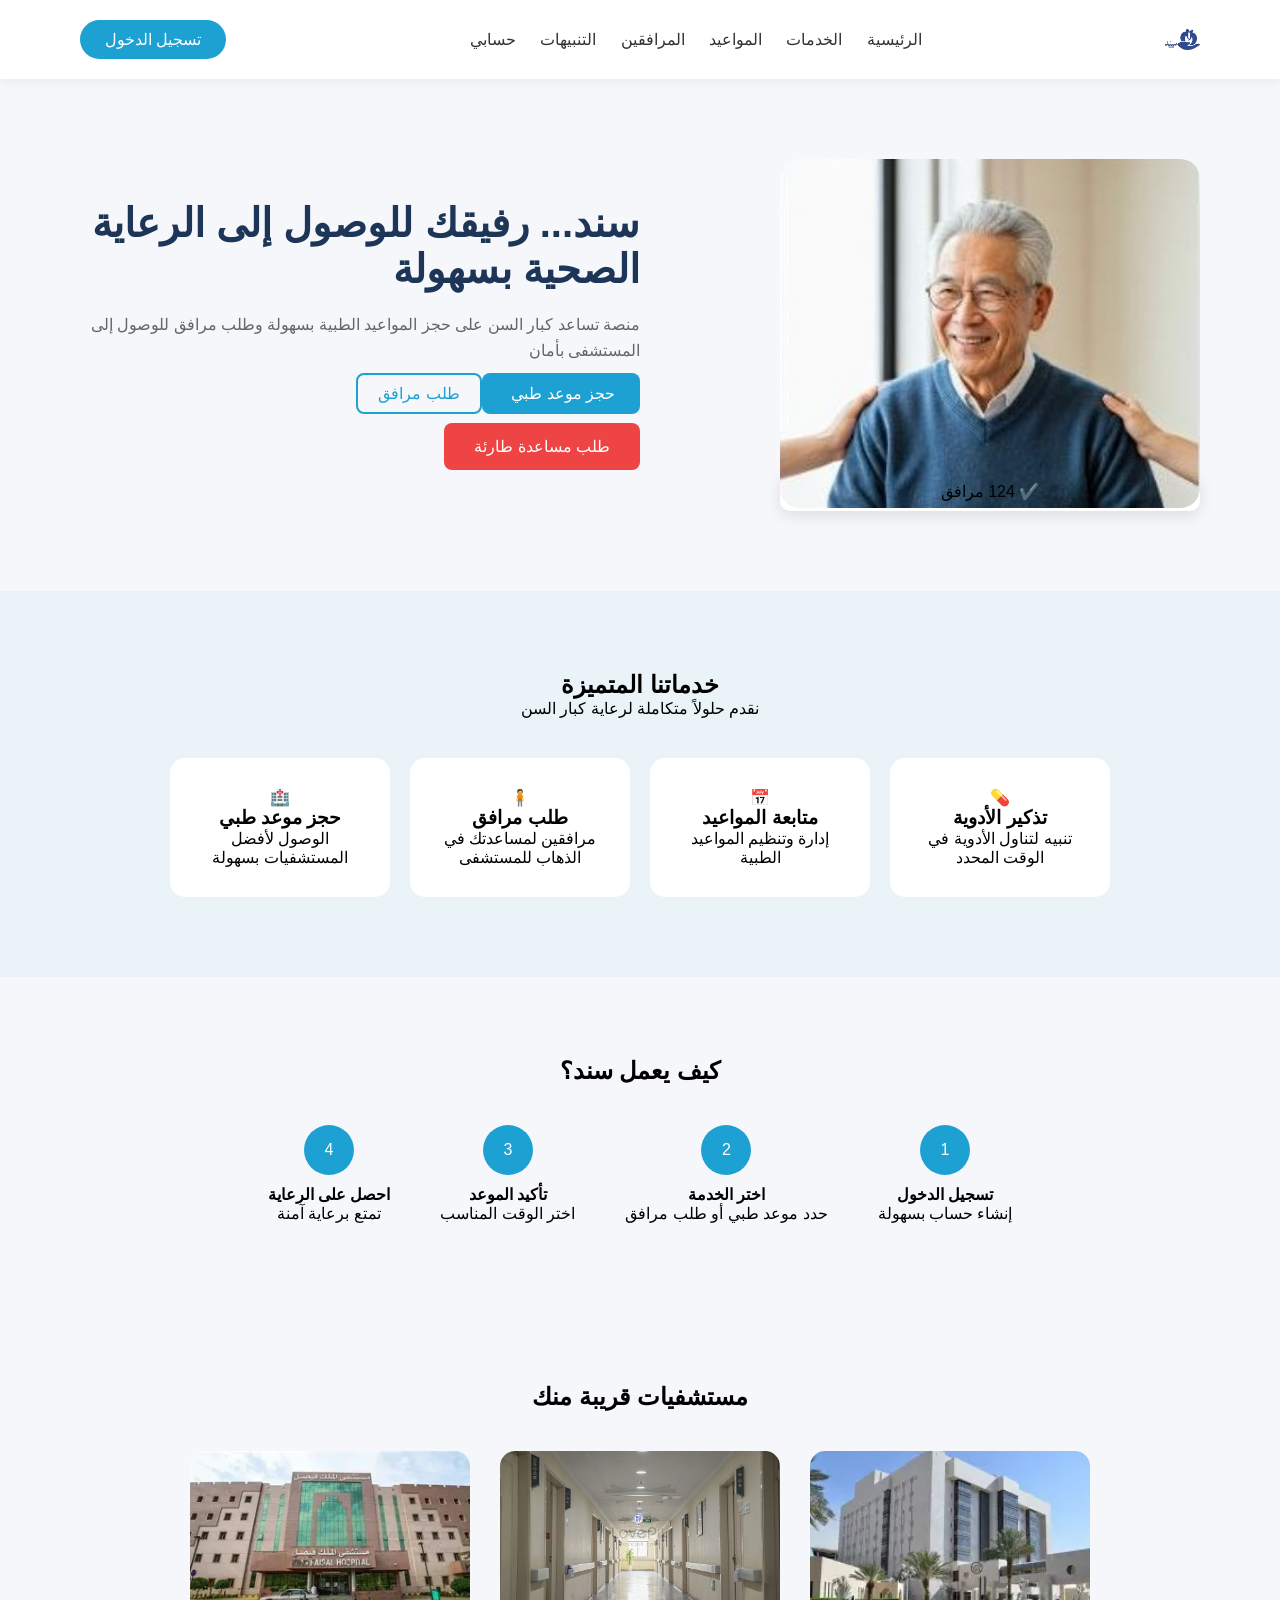
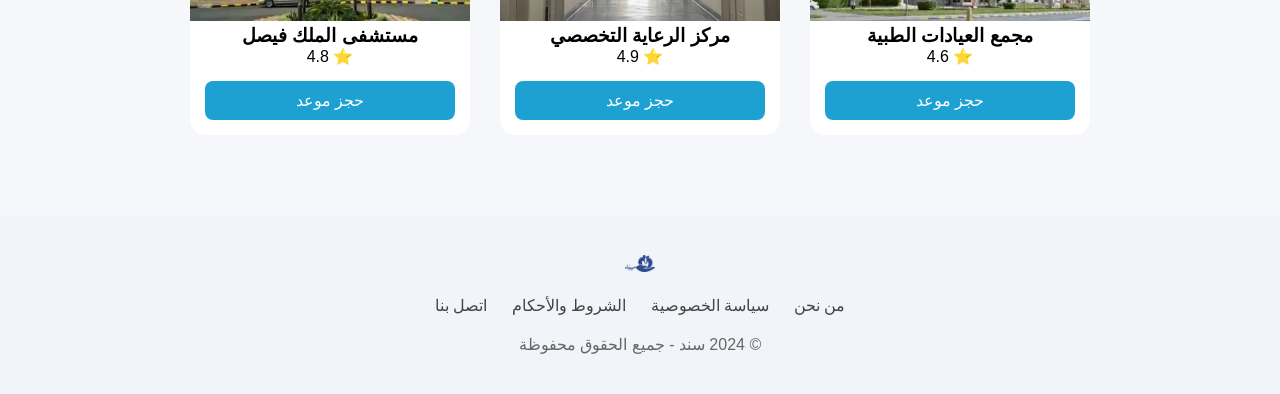
<file: index.html>
<!DOCTYPE html>
<html lang="ar">

<head>

<meta charset="UTF-8">
<meta name="viewport" content="width=device-width, initial-scale=1.0">

<title>منصة سند</title>

<link rel="stylesheet" href="css/style.css">

</head>

<body>


<header class="navbar">

<div class="logo">

<img src="images/logo.png">



</div>

<nav>

<a href="index.html">الرئيسية</a>
<a href="hospitals.html">الخدمات</a>
<a href="appointments.html">المواعيد</a>
<a href="companions.html">المرافقين</a>
<a href="notifications.html">التنبيهات</a>
<a href="profile.html">حسابي</a>

</nav>

<a href="login.html" class="login-btn">تسجيل الدخول</a>

</header>



<section class="hero">


<div class="hero-img">

<img src="images/hero.jpg">

<div class="stat">
✔️ 124 مرافق
</div>

</div>



<div class="hero-text">

<h1>

سند... رفيقك للوصول إلى  
الرعاية الصحية بسهولة

</h1>


<p>

منصة تساعد كبار السن على حجز المواعيد الطبية بسهولة  
وطلب مرافق للوصول إلى المستشفى بأمان

</p>


<div class="hero-buttons">

<a href="hospitals.html" class="primary">
حجز موعد طبي
</a>

<a href="companions.html" class="outline">
طلب مرافق
</a>

</div>


<a href="emergency.html" class="emergency">
طلب مساعدة طارئة
</a>


</div>

</section>



<section class="services">

<h2>خدماتنا المتميزة</h2>

<p class="subtitle">
نقدم حلولاً متكاملة لرعاية كبار السن
</p>


<div class="service-cards">


<div class="card">

<div class="icon">💊</div>

<h3>تذكير الأدوية</h3>

<p>تنبيه لتناول الأدوية في الوقت المحدد</p>

</div>



<div class="card">

<div class="icon">📅</div>

<h3>متابعة المواعيد</h3>

<p>إدارة وتنظيم المواعيد الطبية</p>

</div>



<div class="card">

<div class="icon">🧍</div>

<h3>طلب مرافق</h3>

<p>مرافقين لمساعدتك في الذهاب للمستشفى</p>

</div>



<div class="card">

<div class="icon">🏥</div>

<h3>حجز موعد طبي</h3>

<p>الوصول لأفضل المستشفيات بسهولة</p>

</div>


</div>

</section>



<section class="steps">

<h2>كيف يعمل سند؟</h2>


<div class="steps-container">


<div class="step">

<div class="circle">1</div>

<h4>تسجيل الدخول</h4>

<p>إنشاء حساب بسهولة</p>

</div>



<div class="step">

<div class="circle">2</div>

<h4>اختر الخدمة</h4>

<p>حدد موعد طبي أو طلب مرافق</p>

</div>



<div class="step">

<div class="circle">3</div>

<h4>تأكيد الموعد</h4>

<p>اختر الوقت المناسب</p>

</div>



<div class="step">

<div class="circle">4</div>

<h4>احصل على الرعاية</h4>

<p>تمتع برعاية آمنة</p>

</div>


</div>

</section>



<section class="hospitals">

<h2>مستشفيات قريبة منك</h2>


<div class="hospital-cards">


<div class="hospital">

<img src="images/3م.webp">

<h3>مجمع العيادات الطبية</h3>

<p>⭐️ 4.6</p>

<a href="booking.html" class="book-btn">حجز موعد</a>

</div>



<div class="hospital">

<img src="images/1م.jpg">

<h3>مركز الرعاية التخصصي</h3>

<p>⭐️ 4.9</p>

<a href="booking.html" class="book-btn">حجز موعد</a>

</div>



<div class="hospital">

<img src="images/2م.webp">

<h3>مستشفى الملك فيصل</h3>

<p>⭐️ 4.8</p>

<a href="booking.html" class="book-btn">حجز موعد</a>

</div>


</div>

</section>



<footer>

<div class="footer-logo">

<img src="images/logo.png">



</div>


<div class="footer-links">

<a href="#">من نحن</a>
<a href="#">سياسة الخصوصية</a>
<a href="#">الشروط والأحكام</a>
<a href="#">اتصل بنا</a>

</div>


<p class="copy">

© 2024 سند - جميع الحقوق محفوظة

</p>

</footer>


</body>

</html>
</file>
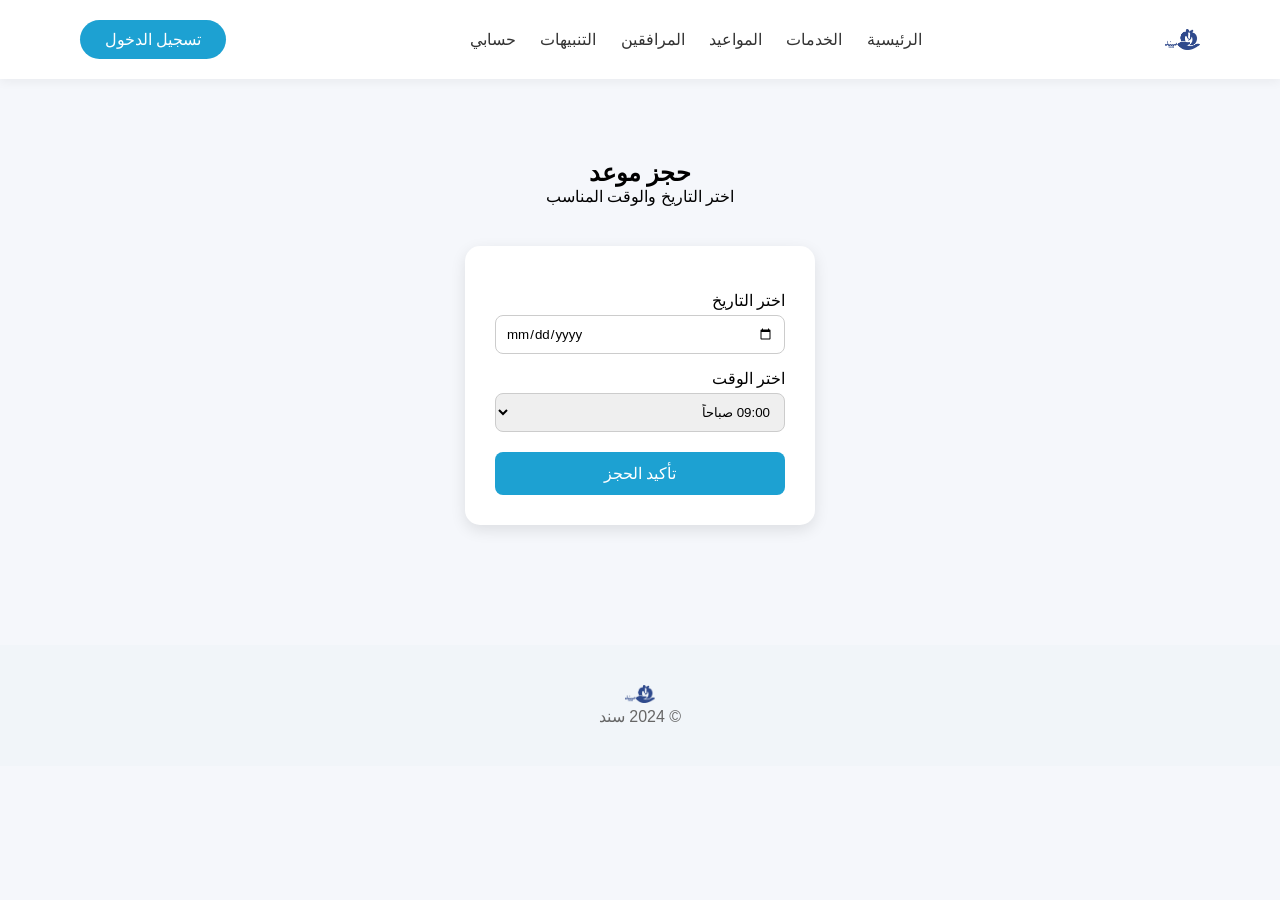
<file: booking.html>
<!DOCTYPE html>
<html lang="ar">

<head>

<meta charset="UTF-8">
<meta name="viewport" content="width=device-width, initial-scale=1.0">

<title>حجز موعد - سند</title>

<link rel="stylesheet" href="css/style.css">

</head>

<body>


<header class="navbar">

<div class="logo">
<img src="images/logo.png">

</div>

<nav>

<a href="index.html">الرئيسية</a>
<a href="hospitals.html">الخدمات</a>
<a href="appointments.html">المواعيد</a>
<a href="companions.html">المرافقين</a>
<a href="notifications.html">التنبيهات</a>
<a href="profile.html">حسابي</a>

</nav>

<a href="login.html" class="login-btn">تسجيل الدخول</a>

</header>



<section class="booking-page">

<h1>حجز موعد</h1>

<p>اختر التاريخ والوقت المناسب</p>



<div class="booking-box">

<form>


<label>اختر التاريخ</label>

<input type="date">



<label>اختر الوقت</label>

<select>

<option>09:00 صباحاً</option>
<option>10:00 صباحاً</option>
<option>11:00 صباحاً</option>
<option>01:00 مساءً</option>
<option>03:00 مساءً</option>

</select>



<a href="success.html" class="confirm-btn">

تأكيد الحجز

</a>


</form>

</div>

</section>



<footer>

<div class="footer-logo">

<img src="images/logo.png">



</div>

<p class="copy">

© 2024 سند

</p>

</footer>


</body>

</html>
</file>
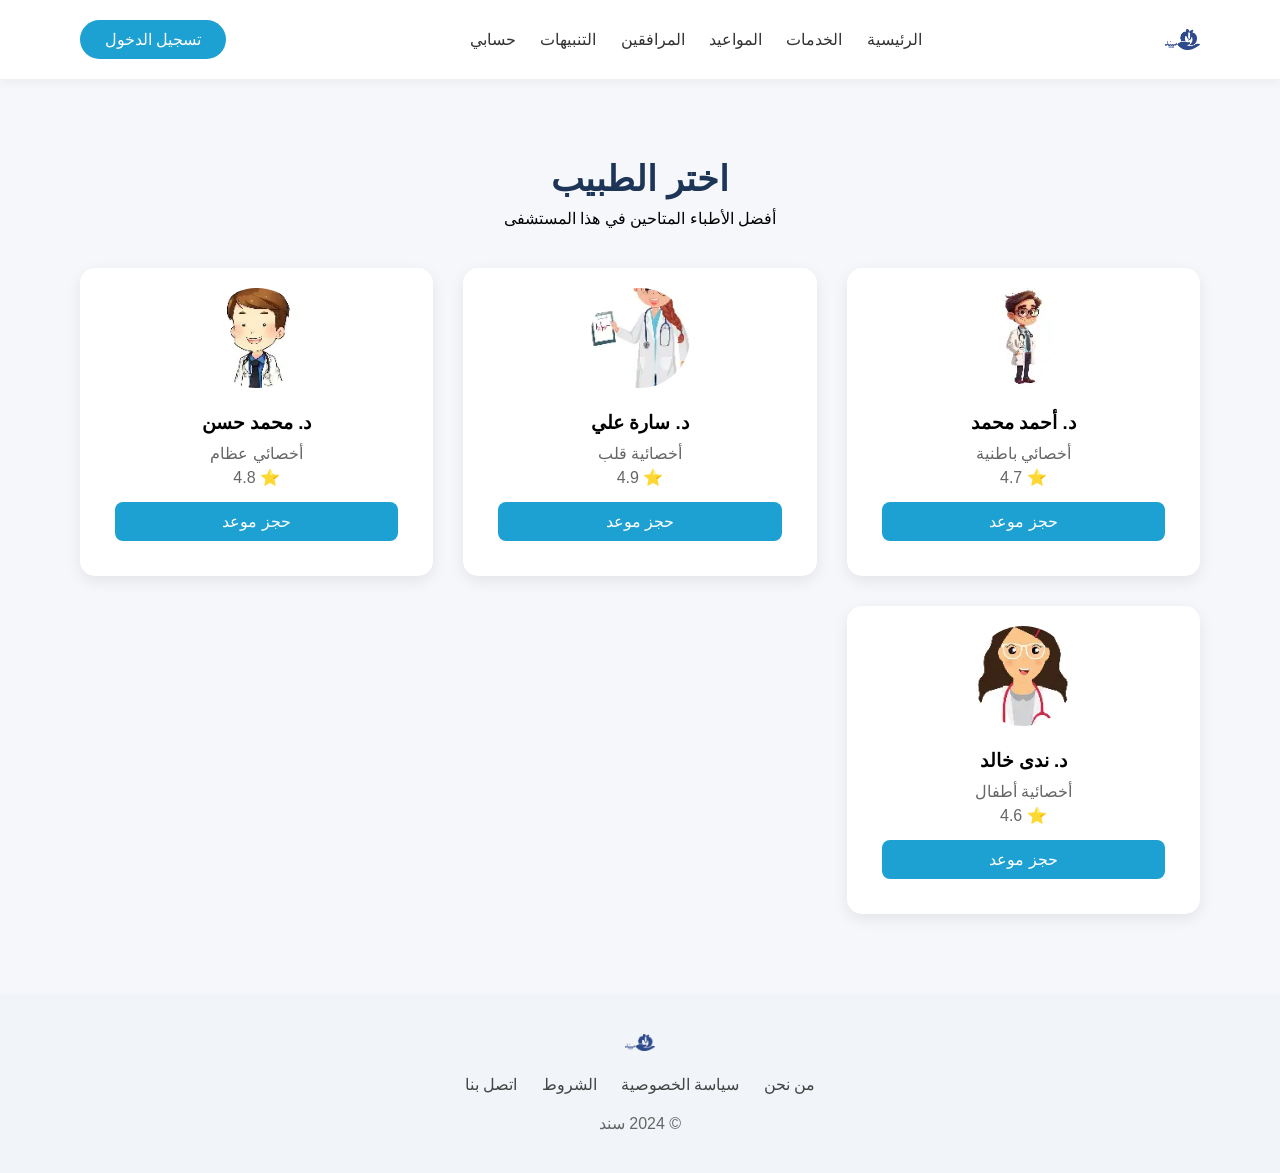
<file: doctors.html>
<!DOCTYPE html>
<html lang="ar">

<head>

<meta charset="UTF-8">
<meta name="viewport" content="width=device-width, initial-scale=1.0">

<title>الأطباء - سند</title>

<link rel="stylesheet" href="css/style.css">

</head>

<body>


<header class="navbar">

<div class="logo">
<img src="images/logo.png">

</div>

<nav>

<a href="index.html">الرئيسية</a>
<a href="hospitals.html">الخدمات</a>
<a href="appointments.html">المواعيد</a>
<a href="companions.html">المرافقين</a>
<a href="notifications.html">التنبيهات</a>
<a href="profile.html">حسابي</a>

</nav>

<a href="login.html" class="login-btn">تسجيل الدخول</a>

</header>



<section class="doctors-page">

<h1>اختر الطبيب</h1>

<p>أفضل الأطباء المتاحين في هذا المستشفى</p>



<div class="doctors-grid">


<div class="doctor-card">

<img src="images/و1.webp">

<h3>د. أحمد محمد</h3>

<p>أخصائي باطنية</p>

<p>⭐️ 4.7</p>

<a href="booking.html" class="book-btn">حجز موعد</a>

</div>



<div class="doctor-card">

<img src="images/ب1.webp">

<h3>د. سارة علي</h3>

<p>أخصائية قلب</p>

<p>⭐️ 4.9</p>

<a href="booking.html" class="book-btn">حجز موعد</a>

</div>



<div class="doctor-card">

<img src="images/و2.webp">

<h3>د. محمد حسن</h3>

<p>أخصائي عظام</p>

<p>⭐️ 4.8</p>

<a href="booking.html" class="book-btn">حجز موعد</a>

</div>



<div class="doctor-card">

<img src="images/ب2.webp">

<h3>د. ندى خالد</h3>

<p>أخصائية أطفال</p>

<p>⭐️ 4.6</p>

<a href="booking.html" class="book-btn">حجز موعد</a>

</div>



</div>

</section>



<footer>

<div class="footer-logo">

<img src="images/logo.png">



</div>


<div class="footer-links">

<a href="#">من نحن</a>
<a href="#">سياسة الخصوصية</a>
<a href="#">الشروط</a>
<a href="#">اتصل بنا</a>

</div>

<p class="copy">

© 2024 سند

</p>

</footer>


</body>

</html>
</file>
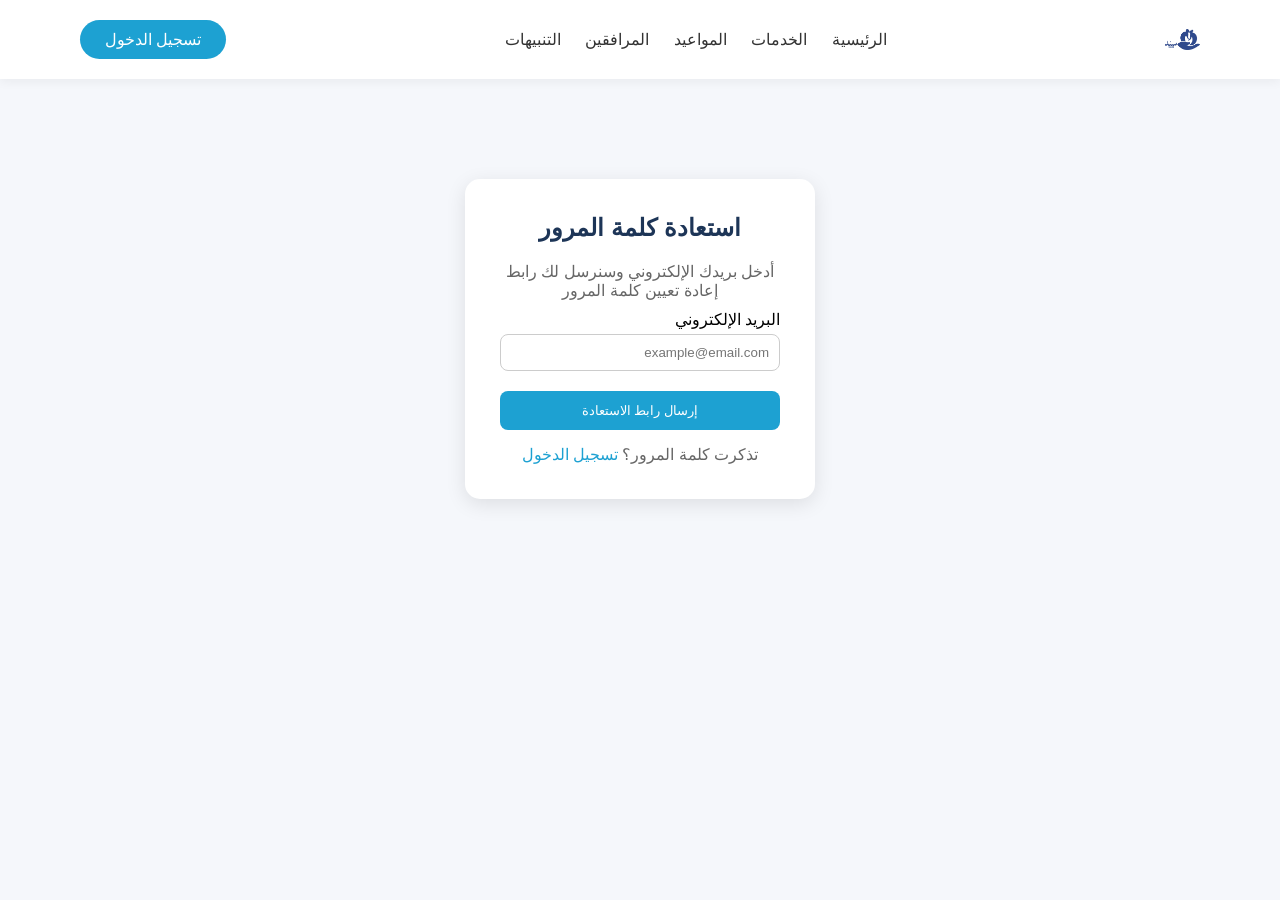
<file: forgot-password.html>
<!DOCTYPE html>
<html lang="ar">

<head>

<meta charset="UTF-8">
<meta name="viewport" content="width=device-width, initial-scale=1.0">

<title>نسيت كلمة المرور - سند</title>

<link rel="stylesheet" href="css/style.css">

</head>

<body>

<header class="navbar">

<div class="logo">
<img src="images/logo.png">

</div>

<nav>

<a href="index.html">الرئيسية</a>
<a href="hospitals.html">الخدمات</a>
<a href="appointments.html">المواعيد</a>
<a href="companions.html">المرافقين</a>
<a href="notifications.html">التنبيهات</a>

</nav>

<a href="login.html" class="login-btn">تسجيل الدخول</a>

</header>


<section class="login-page">

<div class="login-box">

<h2>استعادة كلمة المرور</h2>

<p style="text-align:center; color:#666;">
أدخل بريدك الإلكتروني وسنرسل لك رابط إعادة تعيين كلمة المرور
</p>

<form action="login.html">

<label>البريد الإلكتروني</label>

<input type="email" placeholder="example@email.com" required>

<button class="primary">

إرسال رابط الاستعادة

</button>

</form>

<p class="register-text">

تذكرت كلمة المرور؟  
<a href="login.html">تسجيل الدخول</a>

</p>

</div>

</section>

</body>

</html>
</file>
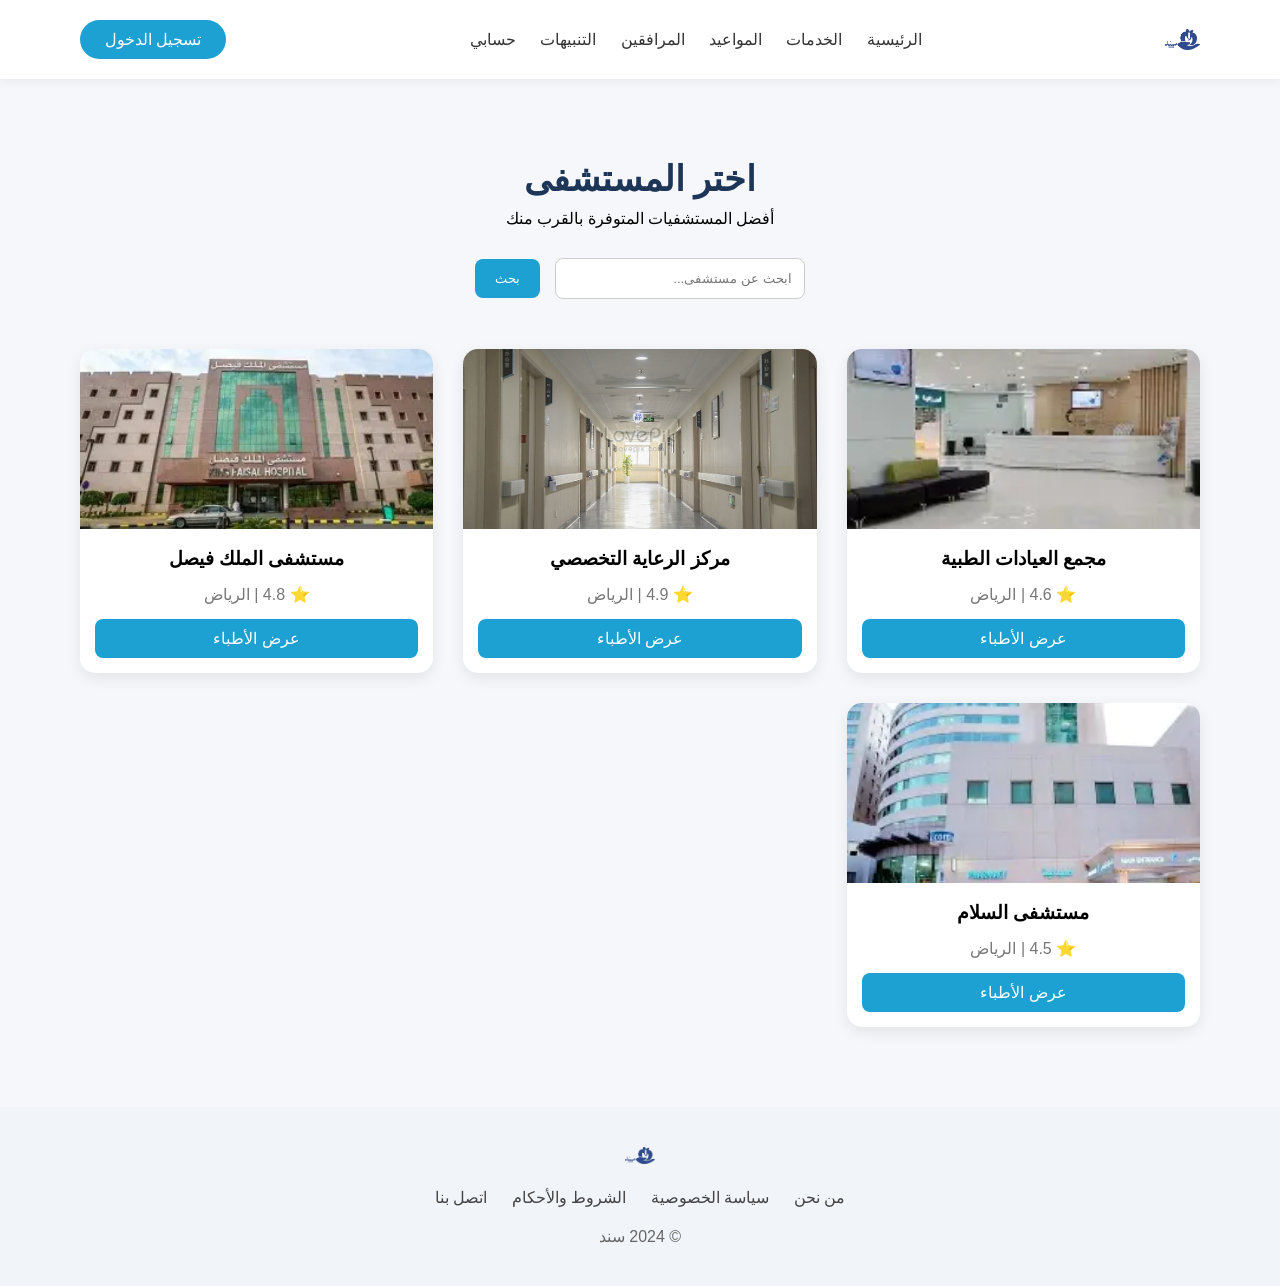
<file: hospitals.html>
<!DOCTYPE html>
<html lang="ar">

<head>

<meta charset="UTF-8">
<meta name="viewport" content="width=device-width, initial-scale=1.0">

<title>المستشفيات - سند</title>

<link rel="stylesheet" href="css/style.css">

</head>

<body>


<header class="navbar">

<div class="logo">
<img src="images/logo.png">

</div>

<nav>

<a href="index.html">الرئيسية</a>
<a href="hospitals.html">الخدمات</a>
<a href="appointments.html">المواعيد</a>
<a href="companions.html">المرافقين</a>
<a href="notifications.html">التنبيهات</a>
<a href="profile.html">حسابي</a>

</nav>

<a href="login.html" class="login-btn">تسجيل الدخول</a>

</header>



<section class="hospital-page">

<h1>اختر المستشفى</h1>

<p>أفضل المستشفيات المتوفرة بالقرب منك</p>


<div class="search-box">

<input type="text" placeholder="ابحث عن مستشفى...">

<button>بحث</button>

</div>



<div class="hospital-grid">



<div class="hospital-card">

<img src="images/مجمع.webp">

<h3>مجمع العيادات الطبية</h3>

<p>⭐️ 4.6 | الرياض</p>

<a href="doctors.html" class="book-btn">عرض الأطباء</a>

</div>



<div class="hospital-card">

<img src="images/1م.jpg">

<h3>مركز الرعاية التخصصي</h3>

<p>⭐️ 4.9 | الرياض</p>

<a href="doctors.html" class="book-btn">عرض الأطباء</a>

</div>



<div class="hospital-card">

<img src="images/2م.webp">

<h3>مستشفى الملك فيصل</h3>

<p>⭐️ 4.8 | الرياض</p>

<a href="doctors.html" class="book-btn">عرض الأطباء</a>

</div>



<div class="hospital-card">

<img src="images/م4.webp">

<h3>مستشفى السلام</h3>

<p>⭐️ 4.5 | الرياض</p>

<a href="doctors.html" class="book-btn">عرض الأطباء</a>

</div>



</div>

</section>



<footer>

<div class="footer-logo">

<img src="images/logo.png">



</div>


<div class="footer-links">

<a href="#">من نحن</a>
<a href="#">سياسة الخصوصية</a>
<a href="#">الشروط والأحكام</a>
<a href="#">اتصل بنا</a>

</div>

<p class="copy">

© 2024 سند

</p>

</footer>


</body>

</html>
</file>
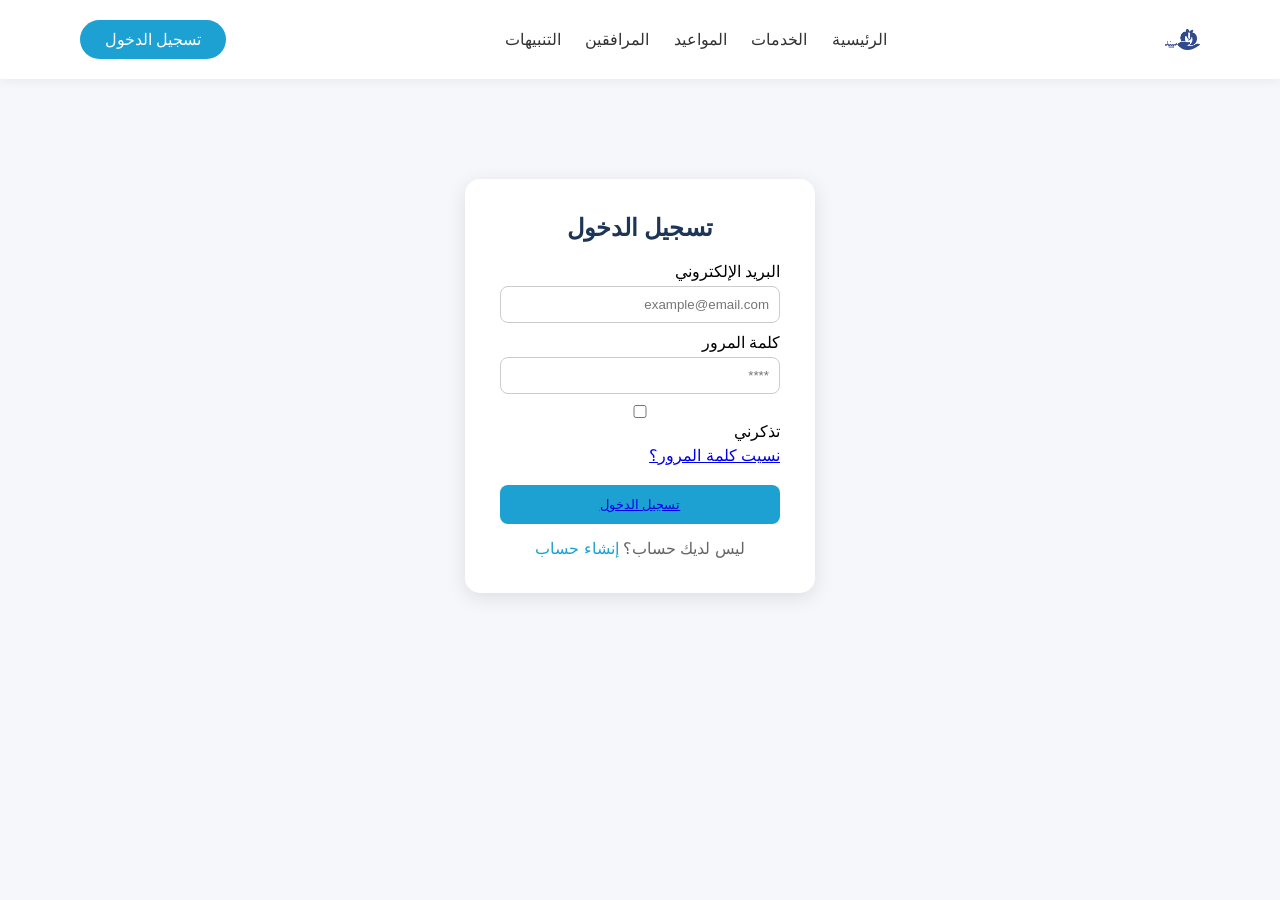
<file: login.html>
<!DOCTYPE html>
<html lang="ar">

<head>

<meta charset="UTF-8">
<meta name="viewport" content="width=device-width, initial-scale=1.0">

<title>تسجيل الدخول - سند</title>

<link rel="stylesheet" href="css/style.css">

</head>

<body>

<header class="navbar">

<div class="logo">
<img src="images/logo.png">

</div>

<nav>

<a href="index.html">الرئيسية</a>
<a href="hospitals.html">الخدمات</a>
<a href="appointments.html">المواعيد</a>
<a href="companions.html">المرافقين</a>
<a href="notifications.html">التنبيهات</a>

</nav>

<a href="login.html" class="login-btn">تسجيل الدخول</a>

</header>


<section class="login-page">

<div class="login-box">

<h2>تسجيل الدخول</h2>

<form>

<label>البريد الإلكتروني</label>
<input type="email" placeholder="example@email.com" required>

<label>كلمة المرور</label>
<input type="password" placeholder="****" required>

<div class="login-options">

<label> <input type="checkbox"> تذكرني </label>

<a href="forgot-password.html">نسيت كلمة المرور؟</a>

</div>

<button class="primary" ><a href="profile.html">تسجيل الدخول</a> </button>

</form>

<p class="register-text">

ليس لديك حساب؟  
<a href="register.html">إنشاء حساب</a>

</p>

</div>

</section>

</body>
</html>
</file>
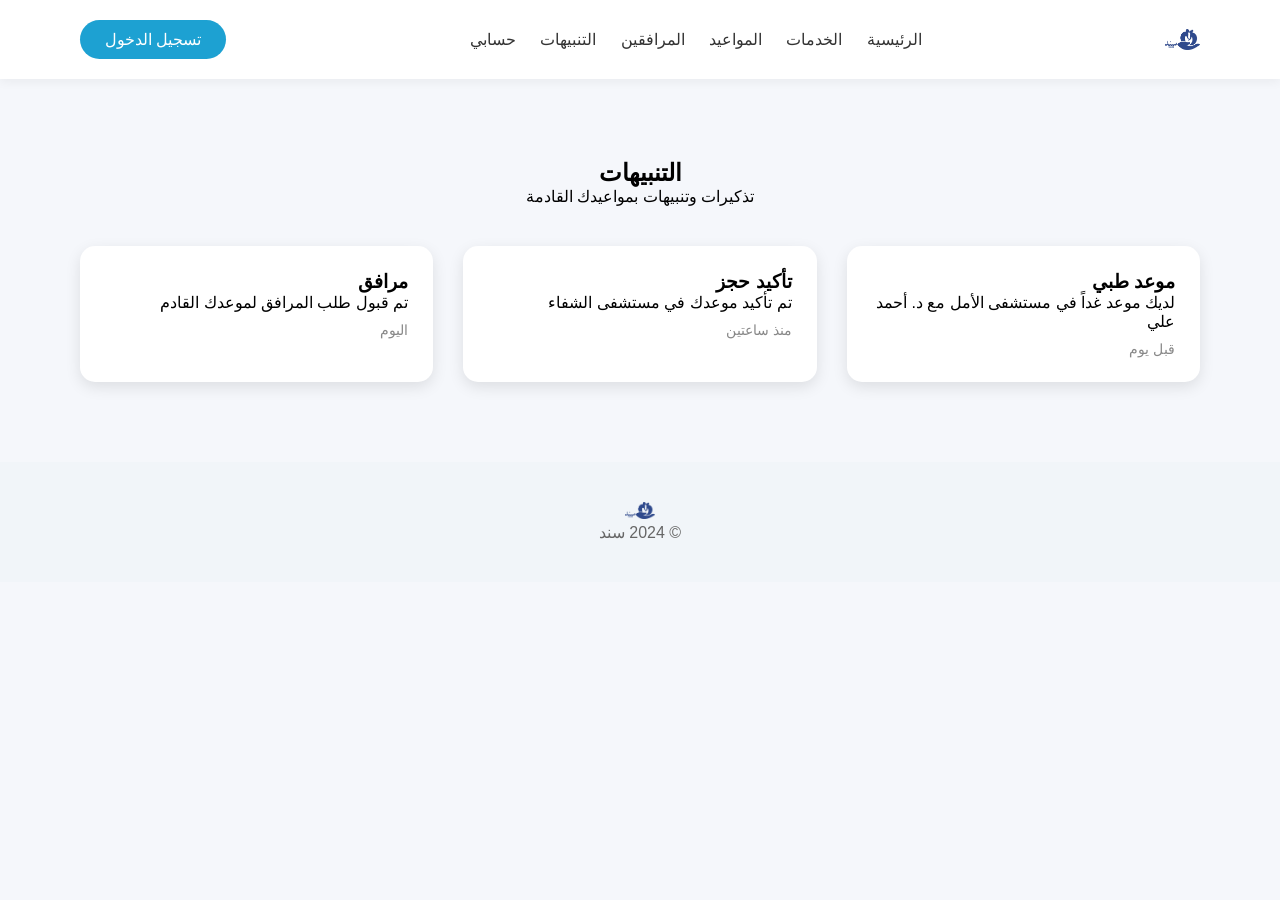
<file: notifications.html>
<!DOCTYPE html>
<html lang="ar">

<head>

<meta charset="UTF-8">
<meta name="viewport" content="width=device-width, initial-scale=1.0">

<title>التنبيهات - سند</title>

<link rel="stylesheet" href="css/style.css">

</head>

<body>

<header class="navbar">

<div class="logo">
<img src="images/logo.png">

</div>

<nav>

<a href="index.html">الرئيسية</a>
<a href="hospitals.html">الخدمات</a>
<a href="appointments.html">المواعيد</a>
<a href="companions.html">المرافقين</a>
<a href="notifications.html">التنبيهات</a>
<a href="profile.html">حسابي</a>

</nav>

<a href="login.html" class="login-btn">تسجيل الدخول</a>

</header>



<section class="notifications-page">

<h1>التنبيهات</h1>

<p>تذكيرات وتنبيهات بمواعيدك القادمة</p>


<div class="notifications-container">

<div class="notification-card">

<h3>موعد طبي</h3>

<p>لديك موعد غداً في مستشفى الأمل مع د. أحمد علي</p>

<span>قبل يوم</span>

</div>



<div class="notification-card">

<h3>تأكيد حجز</h3>

<p>تم تأكيد موعدك في مستشفى الشفاء</p>

<span>منذ ساعتين</span>

</div>



<div class="notification-card">

<h3>مرافق</h3>

<p>تم قبول طلب المرافق لموعدك القادم</p>

<span>اليوم</span>

</div>

</div>

</section>



<footer>

<div class="footer-logo">

<img src="images/logo.png">



</div>

<p class="copy">
© 2024 سند
</p>

</footer>

</body>

</html>
</file>
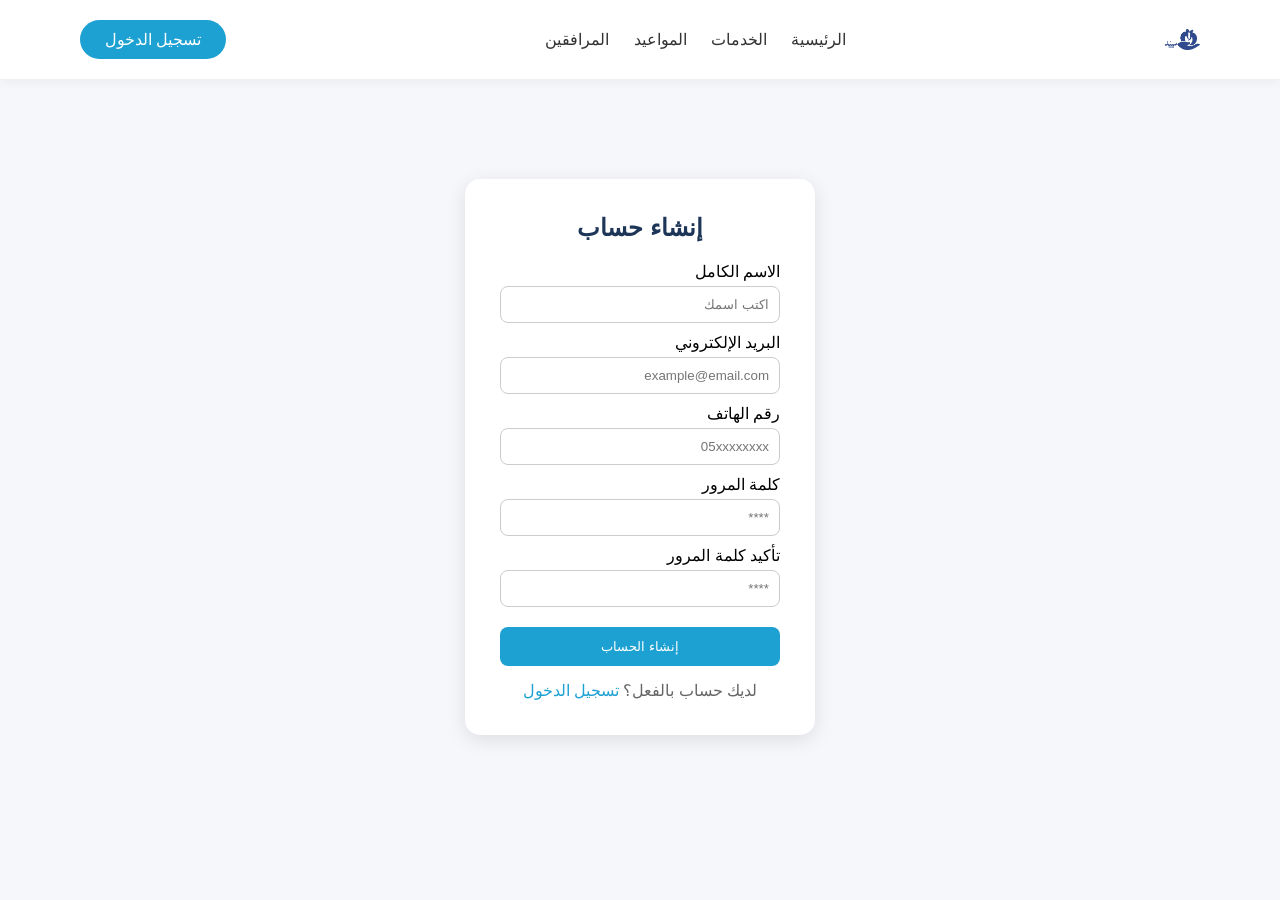
<file: register.html>
<!DOCTYPE html>
<html lang="ar">

<head>

<meta charset="UTF-8">
<meta name="viewport" content="width=device-width, initial-scale=1.0">

<title>إنشاء حساب - سند</title>

<link rel="stylesheet" href="css/style.css">

</head>

<body>

<header class="navbar">

<div class="logo">
<img src="images/logo.png">

</div>

<nav>

<a href="index.html">الرئيسية</a>
<a href="hospitals.html">الخدمات</a>
<a href="appointments.html">المواعيد</a>
<a href="companions.html">المرافقين</a>

</nav>

<a href="login.html" class="login-btn">تسجيل الدخول</a>

</header>


<section class="login-page">

<div class="login-box">

<h2>إنشاء حساب</h2>

<form action="login.html">

<label>الاسم الكامل</label>
<input type="text" placeholder="اكتب اسمك">

<label>البريد الإلكتروني</label>
<input type="email" placeholder="example@email.com">

<label>رقم الهاتف</label>
<input type="text" placeholder="05xxxxxxxx">

<label>كلمة المرور</label>
<input type="password" placeholder="****">

<label>تأكيد كلمة المرور</label>
<input type="password" placeholder="****">

<button class="primary">إنشاء الحساب</button>

</form>

<p class="register-text">

لديك حساب بالفعل؟  
<a href="login.html">تسجيل الدخول</a>

</p>

</div>

</section>

</body>
</html>
</file>
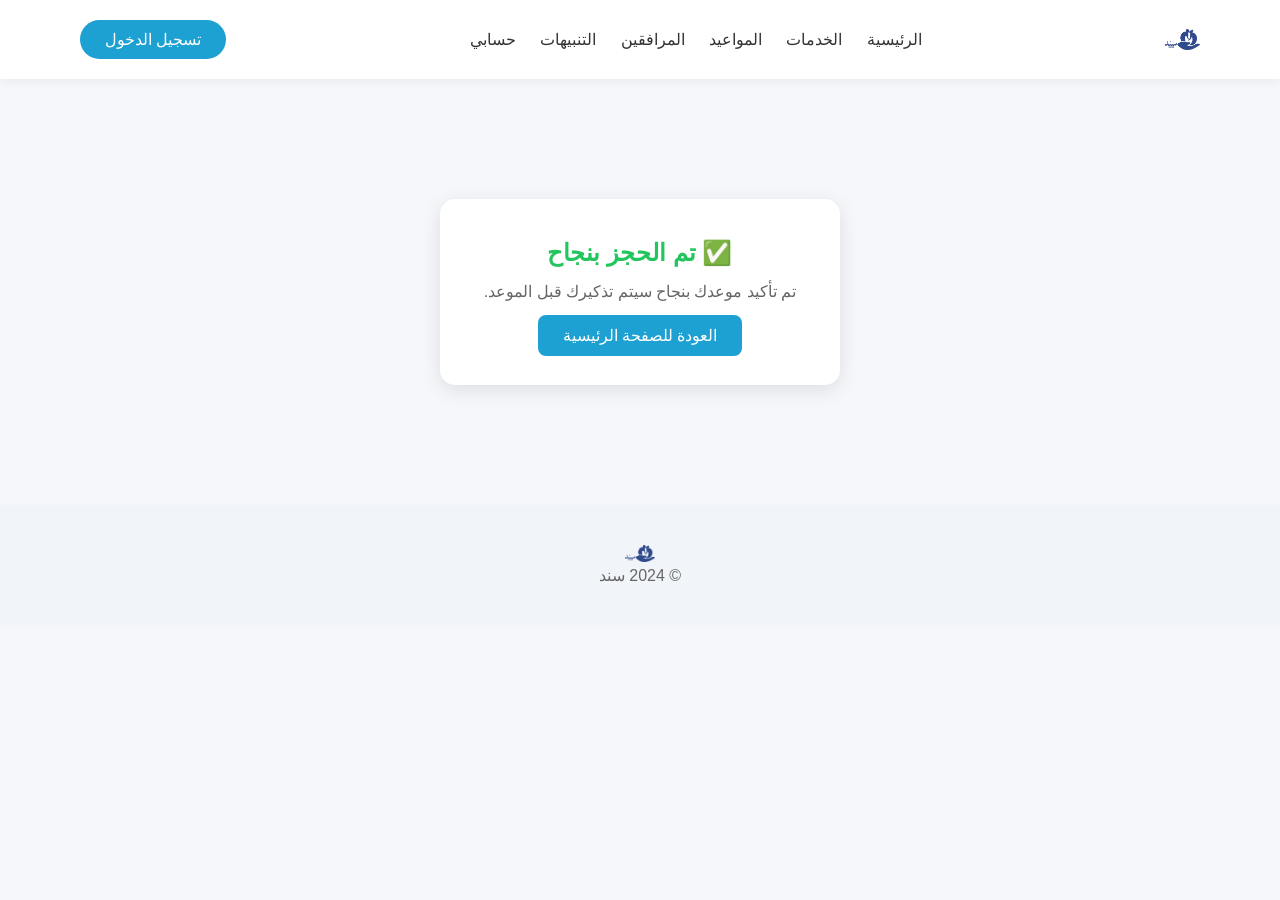
<file: success.html>
<!DOCTYPE html>
<html lang="ar">

<head>

<meta charset="UTF-8">
<meta name="viewport" content="width=device-width, initial-scale=1.0">

<title>تم الحجز - سند</title>

<link rel="stylesheet" href="css/style.css">

</head>

<body>


<header class="navbar">

<div class="logo">

<img src="images/logo.png">



</div>

<nav>

<a href="index.html">الرئيسية</a>
<a href="hospitals.html">الخدمات</a>
<a href="appointments.html">المواعيد</a>
<a href="companions.html">المرافقين</a>
<a href="notifications.html">التنبيهات</a>
<a href="profile.html">حسابي</a>

</nav>

<a href="login.html" class="login-btn">تسجيل الدخول</a>

</header>



<section class="success-page">

<div class="success-box">

<h1>✅ تم الحجز بنجاح</h1>

<p>

تم تأكيد موعدك بنجاح  
سيتم تذكيرك قبل الموعد.

</p>

<a href="index.html" class="primary">

العودة للصفحة الرئيسية

</a>

</div>

</section>



<footer>

<div class="footer-logo">

<img src="images/logo.png">



</div>

<p class="copy">

© 2024 سند

</p>

</footer>


</body>

</html>
</file>
<file: css/style.css>
*{
margin:0;
padding:0;
box-sizing:border-box;
font-family:Arial;
}

body{
direction:rtl;
background:#f5f7fb;
}



/* NAVBAR */

.navbar{

display:flex;
justify-content:space-between;
align-items:center;

padding:20px 80px;

background:white;

box-shadow:0 3px 10px rgba(0,0,0,0.05);

}

.logo{

display:flex;
align-items:center;

gap:10px;

font-size:22px;
font-weight:bold;

color:#1da1d2;

}

.logo img{

width:35px;

}

nav a{

margin:0 10px;

text-decoration:none;

color:#333;

position:relative;

}

nav a::after{

content:"";

width:0;

height:2px;

background:#1da1d2;

position:absolute;

bottom:-5px;

right:0;

transition:0.3s;

}

nav a:hover::after{

width:100%;

}



.login-btn{

background:#1da1d2;

color:white;

padding:10px 25px;

border-radius:25px;

text-decoration:none;

transition:.3s;

}

.login-btn:hover{

background:#0e87b6;

}



/* HERO */

.hero{

display:flex;

align-items:center;

justify-content:space-between;

padding:80px;

}

.hero-img img{

width:420px;

border-radius:20px;

}

.stat{

background:white;

padding:10px;

border-radius:10px;

margin-top:-40px;

box-shadow:0 5px 15px rgba(0,0,0,0.1);

text-align:center;

}

.hero-text{

width:50%;

}

.hero-text h1{

font-size:40px;

color:#1d3557;

margin-bottom:20px;

}

.hero-text p{

color:#666;

margin-bottom:20px;

line-height:1.6;

}



/* BUTTONS */

.primary,
.outline,
.book-btn,
.emergency{

cursor:pointer;

transition:.3s;

}

.primary{

background:#1da1d2;

color:white;

padding:12px 25px;

border-radius:8px;

text-decoration:none;

}

.primary:hover{

transform:translateY(-3px);

box-shadow:0 10px 20px rgba(0,0,0,0.15);

}

.outline{

border:2px solid #1da1d2;

padding:10px 20px;

border-radius:8px;

color:#1da1d2;

text-decoration:none;

}

.outline:hover{

background:#1da1d2;

color:white;

}

.emergency{

display:inline-block;

margin-top:20px;

background:#ef4444;

color:white;

padding:14px 30px;

border-radius:8px;

text-decoration:none;

}

.emergency:hover{

background:#d92c2c;

transform:scale(1.03);

}



/* SERVICES */

.services{

background:#eaf3f8;

text-align:center;

padding:80px;

}

.service-cards{

display:flex;

gap:20px;

justify-content:center;

margin-top:40px;

}

.card{

background:white;

padding:30px;

border-radius:15px;

width:220px;

transition:.3s;

}

.card:hover{

transform:translateY(-10px);

box-shadow:0 10px 25px rgba(0,0,0,0.1);

}



/* STEPS */

.steps{

padding:80px;

text-align:center;

}

.steps-container{

display:flex;

justify-content:center;

gap:50px;

margin-top:40px;

}

.circle{

width:50px;

height:50px;

background:#1da1d2;

color:white;

border-radius:50%;

display:flex;

align-items:center;

justify-content:center;

margin:auto;

margin-bottom:10px;

}



/* HOSPITALS */

.hospitals{

padding:80px;

text-align:center;

}

.hospital-cards{

display:flex;

justify-content:center;

gap:30px;

margin-top:40px;

}

.hospital{

background:white;

border-radius:15px;

overflow:hidden;

width:280px;

transition:.3s;

}

.hospital:hover{

transform:translateY(-10px);

box-shadow:0 15px 25px rgba(0,0,0,0.15);

}

.hospital img{

width:100%;

height:170px;

object-fit:cover;

}

.book-btn{

display:block;

background:#1da1d2;

color:white;

padding:10px;

margin:15px;

border-radius:8px;

text-decoration:none;

}



/* FOOTER */

footer{

background:#f1f5f9;

text-align:center;

padding:40px;

}

.footer-logo img{

width:30px;

}

.footer-links{

margin:20px 0;

}

.footer-links a{

margin:0 10px;

color:#444;

text-decoration:none;

}

.copy{

color:#666;

}

/*----------------------------------------------------------*/
/* صفحة المستشفيات */

.hospital-page{

padding:80px;

text-align:center;

}

.hospital-page h1{

font-size:35px;

color:#1d3557;

margin-bottom:10px;

}

.search-box{

margin-top:30px;

}

.search-box input{

padding:12px;

width:250px;

border-radius:8px;

border:1px solid #ccc;

}

.search-box button{

padding:12px 20px;

background:#1da1d2;

color:white;

border:none;

border-radius:8px;

margin-right:10px;

cursor:pointer;

}



.hospital-grid{

display:grid;

grid-template-columns:repeat(3,1fr);

gap:30px;

margin-top:50px;

}



.hospital-card{

background:white;

border-radius:15px;

overflow:hidden;

box-shadow:0 5px 15px rgba(0,0,0,0.08);

transition:.3s;

}



.hospital-card:hover{

transform:translateY(-8px);

}



.hospital-card img{

width:100%;

height:180px;

object-fit:cover;

}



.hospital-card h3{

margin:15px;

}



.hospital-card p{

color:#777;

margin-bottom:10px;

}

/*----------------------------------------------------------*/
/* صفحة الأطباء */

.doctors-page{

padding:80px;

text-align:center;

}

.doctors-page h1{

font-size:35px;

margin-bottom:10px;

color:#1d3557;

}

.doctors-grid{

display:grid;

grid-template-columns:repeat(3,1fr);

gap:30px;

margin-top:40px;

}

.doctor-card{

background:white;

border-radius:15px;

padding:20px;

box-shadow:0 5px 15px rgba(0,0,0,0.08);

transition:.3s;

}

.doctor-card:hover{

transform:translateY(-8px);

}

.doctor-card img{

width:100px;

height:100px;

border-radius:50%;

object-fit:cover;

margin-bottom:10px;

}

.doctor-card h3{

margin:10px 0;

}

.doctor-card p{

color:#666;

margin-bottom:5px;

}
/*----------------------------------------------------------*/
/* صفحة الحجز */

.booking-page{

padding:80px;

text-align:center;

}

.booking-box{

background:white;

width:350px;

margin:40px auto;

padding:30px;

border-radius:15px;

box-shadow:0 5px 15px rgba(0,0,0,0.1);

}

.booking-box label{

display:block;

margin-top:15px;

margin-bottom:5px;

text-align:right;

}

.booking-box input,
.booking-box select{

width:100%;

padding:10px;

border-radius:8px;

border:1px solid #ccc;

}

.confirm-btn{

display:block;

margin-top:20px;

background:#1da1d2;

color:white;

padding:12px;

border-radius:8px;

text-decoration:none;

transition:.3s;

}

.confirm-btn:hover{

background:#0e87b6;

}
/*----------------------------------------------------------*/
/* صفحة نجاح الحجز */

.success-page{

padding:120px;

text-align:center;

}

.success-box{

background:white;

width:400px;

margin:auto;

padding:40px;

border-radius:15px;

box-shadow:0 5px 20px rgba(0,0,0,0.1);

}

.success-box h1{

color:#22c55e;

margin-bottom:15px;

}

.success-box p{

color:#666;

margin-bottom:25px;

}
/*----------------------------------------------------------*/
/* صفحة تسجيل الدخول */

.login-page{

padding:100px;

display:flex;

justify-content:center;

}

.login-box{

background:white;

width:350px;

padding:35px;

border-radius:15px;

box-shadow:0 5px 20px rgba(0,0,0,0.1);

}

.login-box h2{

text-align:center;

margin-bottom:20px;

color:#1d3557;

}

.login-box label{

display:block;

margin-top:10px;

margin-bottom:5px;

}

.login-box input{

width:100%;

padding:10px;

border-radius:8px;

border:1px solid #ccc;

}

.login-box button{

width:100%;

margin-top:20px;

border:none;

}

.register-text{

text-align:center;

margin-top:15px;

color:#666;

}

.register-text a{

color:#1da1d2;

text-decoration:none;

}



/* صفحة المرافقين */

.companions-page{

padding:80px;

text-align:center;

}

.companions-grid{

display:grid;

grid-template-columns:repeat(3,1fr);

gap:30px;

margin-top:40px;

}

.companion-card{

background:white;

padding:20px;

border-radius:15px;

box-shadow:0 5px 15px rgba(0,0,0,0.08);

transition:.3s;

}

.companion-card:hover{

transform:translateY(-8px);

}

.companion-card img{

width:120px;

height:120px;

border-radius:50%;

object-fit:cover;

margin-bottom:10px;

}


/* صفحة المواعيد */

.appointments-page{

padding:80px;

text-align:center;

}

.appointments-container{

margin-top:40px;

display:grid;

grid-template-columns:repeat(3,1fr);

gap:30px;

}

.appointment-card{

background:white;

padding:25px;

border-radius:15px;

box-shadow:0 5px 15px rgba(0,0,0,0.1);

transition:.3s;

}

.appointment-card:hover{

transform:translateY(-8px);

}

.cancel-btn{

display:inline-block;

margin-top:15px;

background:#e63946;

color:white;

padding:8px 15px;

border-radius:8px;

text-decoration:none;

transition:.3s;

}

.cancel-btn:hover{

background:#c1121f;

}
/* صفحة الحساب */

.profile-page{

padding:80px;

text-align:center;

}

.profile-box{

background:white;

width:400px;

margin:auto;

padding:30px;

border-radius:15px;

box-shadow:0 5px 20px rgba(0,0,0,0.1);

}

.profile-img{

margin-bottom:20px;

}

.profile-img img{

width:120px;

height:120px;

border-radius:50%;

object-fit:cover;

}

.profile-box label{

display:block;

margin-top:10px;

text-align:right;

}

.profile-box input{

width:100%;

padding:10px;

margin-top:5px;

border-radius:8px;

border:1px solid #ccc;

}

.profile-box button{

margin-top:20px;

width:100%;

border:none;

}

/* صفحة التنبيهات */

.notifications-page{

padding:80px;

text-align:center;

}

.notifications-container{

margin-top:40px;

display:grid;

grid-template-columns:repeat(3,1fr);

gap:30px;

}

.notification-card{

background:white;

padding:25px;

border-radius:15px;

box-shadow:0 5px 15px rgba(0,0,0,0.1);

text-align:right;

transition:.3s;

}

.notification-card:hover{

transform:translateY(-8px);

}

.notification-card span{

display:block;

margin-top:10px;

color:#888;

font-size:14px;

}
</file>
